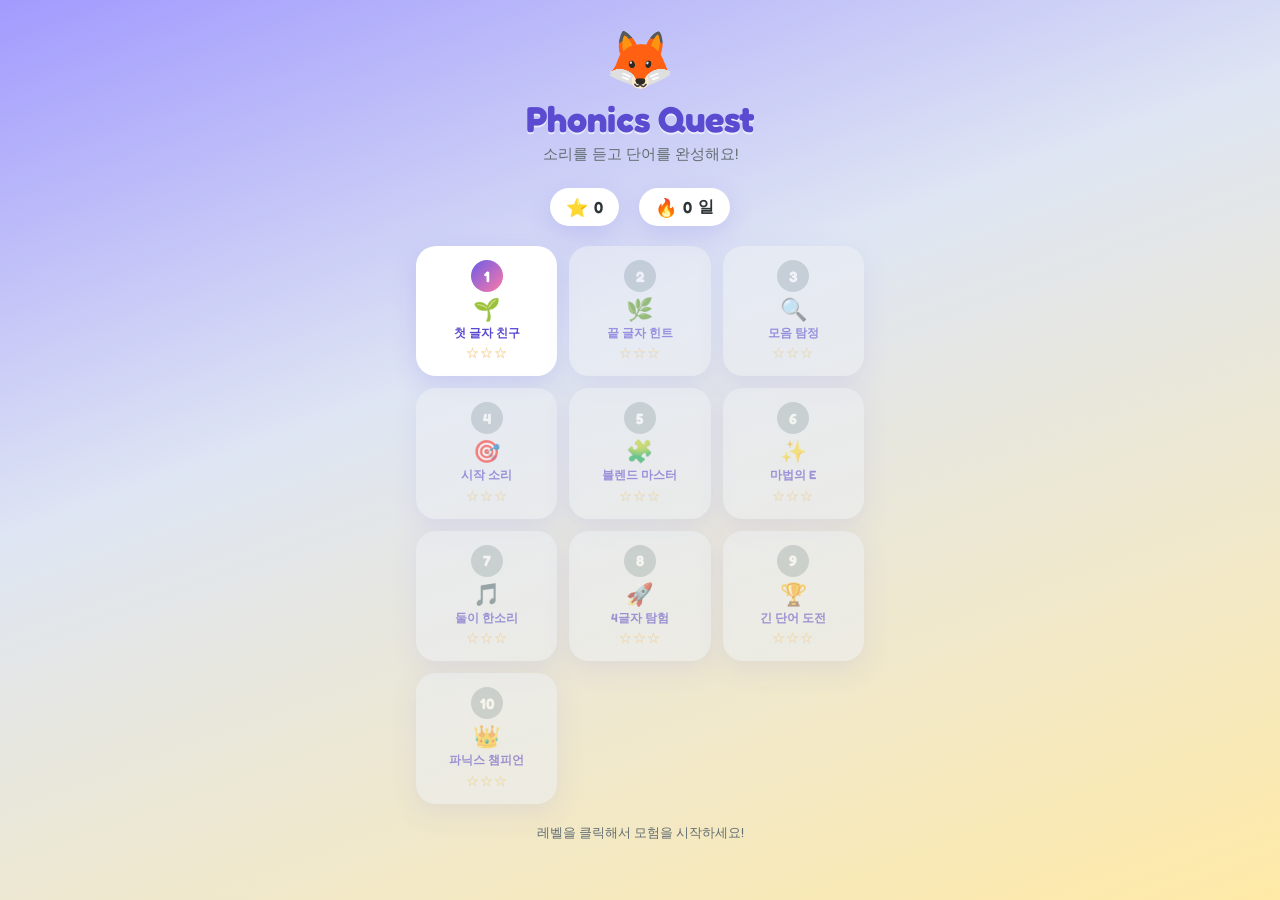
<file: elementary-phonics-quiz/index.html>
<!doctype html>
<html lang="ko">
  <head>
    <meta charset="utf-8" />
    <meta
      name="viewport"
      content="width=device-width, initial-scale=1, viewport-fit=cover, user-scalable=no"
    />
    <meta name="theme-color" content="#6c5ce7" />
    <meta name="apple-mobile-web-app-capable" content="yes" />
    <meta name="mobile-web-app-capable" content="yes" />
    <title>Phonics Quest — 소리 맞추기 모험</title>
    <link rel="preconnect" href="https://fonts.googleapis.com" />
    <link rel="preconnect" href="https://fonts.gstatic.com" crossorigin />
    <link
      href="https://fonts.googleapis.com/css2?family=Fredoka:wght@400;500;600;700&display=swap"
      rel="stylesheet"
    />
    <link rel="stylesheet" href="style.css" />
  </head>
  <body>
    <div id="app">
      <!-- ===== 홈 / 레벨 맵 ===== -->
      <section id="screen-home" class="screen active">
        <header class="home-header">
          <div class="mascot" aria-hidden="true">🦊</div>
          <h1 class="app-title">Phonics Quest</h1>
          <p class="app-sub">소리를 듣고 단어를 완성해요!</p>
        </header>

        <div class="stats-bar">
          <div class="stat">
            <span class="stat-icon">⭐</span>
            <span id="total-stars">0</span>
          </div>
          <div class="stat">
            <span class="stat-icon">🔥</span>
            <span id="streak">0</span>일
          </div>
        </div>

        <div id="level-map" class="level-map" role="list"></div>

        <p class="home-tip">레벨을 클릭해서 모험을 시작하세요!</p>
      </section>

      <!-- ===== 퀴즈 화면 ===== -->
      <section id="screen-quiz" class="screen">
        <header class="quiz-header">
          <button id="btn-back" class="btn-icon" aria-label="돌아가기">←</button>
          <div class="quiz-progress">
            <span id="level-label">Level 1</span>
            <div class="progress-dots" id="progress-dots"></div>
          </div>
          <div class="quiz-score">
            <span id="quiz-score">0</span>⭐
          </div>
        </header>

        <div class="quiz-body">
          <div class="hint-card">
            <div id="word-emoji" class="word-emoji">🐕</div>
            <p id="level-hint" class="level-hint">첫 글자를 들었어요!</p>
            <button id="btn-sound" class="btn-sound" aria-label="소리 듣기">
              <span class="sound-icon">🔊</span>
              <span>다시 들어보기</span>
            </button>
          </div>

          <div id="word-display" class="word-display" aria-live="polite"></div>

          <div id="letter-bank" class="letter-bank"></div>

          <div class="quiz-actions">
            <button id="btn-clear" class="btn-secondary">지우기</button>
            <button id="btn-check" class="btn-primary" disabled>확인!</button>
          </div>

          <div id="feedback" class="feedback hidden" aria-live="assertive"></div>
        </div>
      </section>

      <!-- ===== 레벨 완료 ===== -->
      <section id="screen-result" class="screen">
        <div class="result-card">
          <div id="result-emoji" class="result-emoji">🎉</div>
          <h2 id="result-title">레벨 클리어!</h2>
          <div id="result-stars" class="result-stars"></div>
          <p id="result-message" class="result-message"></p>
          <div class="result-actions">
            <button id="btn-retry" class="btn-secondary">다시 하기</button>
            <button id="btn-next" class="btn-primary">다음 레벨 →</button>
            <button id="btn-home" class="btn-secondary">맵으로</button>
          </div>
        </div>
      </section>
    </div>

    <canvas id="confetti" aria-hidden="true"></canvas>
    <script src="app.js"></script>
  </body>
</html>
</file>
<file: elementary-phonics-quiz/style.css>
:root {
  --purple: #6c5ce7;
  --purple-dark: #5a4bd1;
  --pink: #fd79a8;
  --yellow: #fdcb6e;
  --green: #00b894;
  --blue: #74b9ff;
  --orange: #e17055;
  --bg: #dfe6f3;
  --bg-warm: #fff8f0;
  --text: #2d3436;
  --text-soft: #636e72;
  --white: #ffffff;
  --shadow: 0 8px 24px rgba(108, 92, 231, 0.18);
  --radius: 20px;
}

* {
  box-sizing: border-box;
  -webkit-tap-highlight-color: transparent;
}

html,
body {
  margin: 0;
  padding: 0;
  width: 100%;
  min-height: 100%;
  font-family: "Fredoka", "Apple SD Gothic Neo", "Malgun Gothic", sans-serif;
  background: linear-gradient(160deg, #a29bfe 0%, #dfe6f3 40%, #ffeaa7 100%);
  color: var(--text);
  overscroll-behavior: none;
}

body {
  min-height: 100dvh;
}

#app {
  max-width: 480px;
  margin: 0 auto;
  min-height: 100dvh;
  padding: max(env(safe-area-inset-top), 12px) 16px max(env(safe-area-inset-bottom), 16px);
}

/* ===== Screens ===== */
.screen {
  display: none;
  animation: fadeIn 0.35s ease;
}

.screen.active {
  display: block;
}

@keyframes fadeIn {
  from {
    opacity: 0;
    transform: translateY(8px);
  }
  to {
    opacity: 1;
    transform: none;
  }
}

/* ===== Home ===== */
.home-header {
  text-align: center;
  padding: 12px 0 8px;
}

.mascot {
  font-size: 56px;
  animation: bounce 2s ease-in-out infinite;
}

@keyframes bounce {
  0%,
  100% {
    transform: translateY(0);
  }
  50% {
    transform: translateY(-8px);
  }
}

.app-title {
  margin: 4px 0 0;
  font-size: clamp(28px, 8vw, 36px);
  font-weight: 700;
  color: var(--purple-dark);
  text-shadow: 0 2px 0 rgba(255, 255, 255, 0.6);
}

.app-sub {
  margin: 4px 0 0;
  color: var(--text-soft);
  font-size: 15px;
}

.stats-bar {
  display: flex;
  justify-content: center;
  gap: 20px;
  margin: 16px 0 20px;
}

.stat {
  display: flex;
  align-items: center;
  gap: 6px;
  background: var(--white);
  padding: 8px 16px;
  border-radius: 999px;
  font-weight: 600;
  font-size: 16px;
  box-shadow: var(--shadow);
}

.stat-icon {
  font-size: 18px;
}

.level-map {
  display: grid;
  grid-template-columns: repeat(2, 1fr);
  gap: 12px;
  padding-bottom: 12px;
}

.level-node {
  display: flex;
  flex-direction: column;
  align-items: center;
  gap: 4px;
  padding: 14px 10px;
  border: none;
  border-radius: var(--radius);
  background: var(--white);
  box-shadow: var(--shadow);
  cursor: pointer;
  transition: transform 0.15s ease, box-shadow 0.15s ease;
  font-family: inherit;
  color: var(--text);
}

.level-node:not(.locked):hover,
.level-node:not(.locked):active {
  transform: scale(1.03);
  box-shadow: 0 12px 28px rgba(108, 92, 231, 0.28);
}

.level-node.locked {
  opacity: 0.55;
  cursor: not-allowed;
  background: #eceff4;
}

.level-num {
  width: 32px;
  height: 32px;
  display: flex;
  align-items: center;
  justify-content: center;
  border-radius: 50%;
  background: linear-gradient(135deg, var(--purple), var(--pink));
  color: white;
  font-weight: 700;
  font-size: 15px;
}

.level-node.locked .level-num {
  background: #b2bec3;
}

.level-emoji {
  font-size: 22px;
}

.level-name {
  font-size: 12px;
  font-weight: 600;
  color: var(--purple-dark);
  text-align: center;
  line-height: 1.2;
}

.level-stars {
  font-size: 13px;
  color: var(--yellow);
  letter-spacing: 1px;
  text-shadow: 0 1px 0 rgba(0, 0, 0, 0.1);
}

.home-tip {
  text-align: center;
  font-size: 13px;
  color: var(--text-soft);
  margin: 8px 0 0;
}

/* ===== Quiz ===== */
.quiz-header {
  display: flex;
  align-items: center;
  justify-content: space-between;
  margin-bottom: 16px;
}

.btn-icon {
  width: 44px;
  height: 44px;
  border: none;
  border-radius: 14px;
  background: var(--white);
  font-size: 20px;
  font-weight: 700;
  color: var(--purple);
  box-shadow: var(--shadow);
  cursor: pointer;
  font-family: inherit;
}

.quiz-progress {
  text-align: center;
}

#level-label {
  display: block;
  font-size: 13px;
  font-weight: 600;
  color: var(--purple-dark);
  margin-bottom: 6px;
}

.progress-dots {
  display: flex;
  gap: 6px;
  justify-content: center;
}

.dot {
  width: 10px;
  height: 10px;
  border-radius: 50%;
  background: rgba(108, 92, 231, 0.25);
  transition: background 0.2s, transform 0.2s;
}

.dot.current {
  background: var(--purple);
  transform: scale(1.25);
}

.dot.done {
  background: var(--green);
}

.quiz-score {
  font-weight: 700;
  font-size: 16px;
  color: var(--orange);
  min-width: 44px;
  text-align: right;
}

.quiz-body {
  display: flex;
  flex-direction: column;
  gap: 16px;
}

.hint-card {
  background: var(--white);
  border-radius: var(--radius);
  padding: 20px;
  text-align: center;
  box-shadow: var(--shadow);
}

.word-emoji {
  font-size: 64px;
  line-height: 1;
  margin-bottom: 8px;
}

.level-hint {
  margin: 0 0 14px;
  font-size: 14px;
  color: var(--text-soft);
}

.btn-sound {
  display: inline-flex;
  align-items: center;
  gap: 8px;
  padding: 12px 22px;
  border: none;
  border-radius: 999px;
  background: linear-gradient(135deg, var(--blue), var(--purple));
  color: white;
  font-family: inherit;
  font-size: 15px;
  font-weight: 600;
  cursor: pointer;
  box-shadow: 0 6px 16px rgba(108, 92, 231, 0.35);
  transition: transform 0.12s ease;
}

.btn-sound:active {
  transform: scale(0.96);
}

.sound-icon {
  font-size: 20px;
}

.word-display {
  display: flex;
  justify-content: center;
  flex-wrap: wrap;
  gap: 8px;
  padding: 8px 0;
}

.letter-slot {
  width: 52px;
  height: 60px;
  display: flex;
  align-items: center;
  justify-content: center;
  border-radius: 14px;
  font-size: 28px;
  font-weight: 700;
  transition: transform 0.15s ease, background 0.15s ease;
}

.letter-slot.revealed {
  background: linear-gradient(135deg, #dfe6e9, #f5f6fa);
  color: var(--purple-dark);
  border: 2px solid rgba(108, 92, 231, 0.2);
}

.letter-slot.blank {
  background: var(--white);
  border: 3px dashed var(--purple);
  color: var(--purple);
  cursor: pointer;
}

.letter-slot.blank.filled {
  background: linear-gradient(135deg, var(--yellow), #ffeaa7);
  border-style: solid;
  border-color: var(--orange);
  color: var(--text);
  animation: popIn 0.25s ease;
}

@keyframes popIn {
  0% {
    transform: scale(0.7);
  }
  70% {
    transform: scale(1.08);
  }
  100% {
    transform: scale(1);
  }
}

.letter-bank {
  display: flex;
  flex-wrap: wrap;
  justify-content: center;
  gap: 10px;
  padding: 8px 0;
}

.letter-tile {
  width: 52px;
  height: 52px;
  border: none;
  border-radius: 14px;
  background: linear-gradient(145deg, var(--purple), var(--pink));
  color: white;
  font-family: inherit;
  font-size: 24px;
  font-weight: 700;
  cursor: pointer;
  box-shadow: 0 4px 12px rgba(108, 92, 231, 0.35);
  transition: transform 0.12s ease, opacity 0.2s;
}

.letter-tile:active:not(:disabled) {
  transform: scale(0.92);
}

.letter-tile.used {
  opacity: 0.25;
  transform: scale(0.9);
  cursor: default;
}

.quiz-actions {
  display: flex;
  gap: 12px;
  justify-content: center;
  padding-top: 4px;
}

.btn-primary,
.btn-secondary {
  padding: 14px 28px;
  border: none;
  border-radius: 999px;
  font-family: inherit;
  font-size: 16px;
  font-weight: 700;
  cursor: pointer;
  transition: transform 0.12s ease, opacity 0.2s;
}

.btn-primary {
  background: linear-gradient(135deg, var(--green), #55efc4);
  color: white;
  box-shadow: 0 6px 16px rgba(0, 184, 148, 0.35);
  min-width: 120px;
}

.btn-primary:disabled {
  opacity: 0.45;
  cursor: not-allowed;
  transform: none;
}

.btn-secondary {
  background: var(--white);
  color: var(--text-soft);
  box-shadow: var(--shadow);
}

.btn-primary:active:not(:disabled),
.btn-secondary:active {
  transform: scale(0.96);
}

.feedback {
  text-align: center;
  padding: 12px 16px;
  border-radius: 14px;
  font-size: 16px;
  font-weight: 600;
  animation: fadeIn 0.3s ease;
}

.feedback.ok {
  background: rgba(0, 184, 148, 0.15);
  color: #00856f;
}

.feedback.no {
  background: rgba(225, 112, 85, 0.15);
  color: #c0392b;
}

.feedback.hidden {
  display: none;
}

/* ===== Result ===== */
#screen-result {
  display: none;
  align-items: center;
  justify-content: center;
  min-height: calc(100dvh - 40px);
}

#screen-result.active {
  display: flex;
}

.result-card {
  background: var(--white);
  border-radius: 24px;
  padding: 32px 24px;
  text-align: center;
  box-shadow: var(--shadow);
  width: 100%;
  max-width: 360px;
  animation: fadeIn 0.4s ease;
}

.result-emoji {
  font-size: 72px;
  margin-bottom: 8px;
}

#result-title {
  margin: 0 0 12px;
  font-size: 26px;
  color: var(--purple-dark);
}

.result-stars {
  font-size: 36px;
  color: var(--yellow);
  letter-spacing: 4px;
  margin-bottom: 12px;
  text-shadow: 0 2px 4px rgba(0, 0, 0, 0.1);
}

.result-message {
  margin: 0 0 24px;
  color: var(--text-soft);
  font-size: 15px;
  line-height: 1.5;
}

.result-actions {
  display: flex;
  flex-direction: column;
  gap: 10px;
}

.result-actions .btn-primary,
.result-actions .btn-secondary {
  width: 100%;
  justify-content: center;
}

/* ===== Confetti canvas ===== */
#confetti {
  position: fixed;
  inset: 0;
  pointer-events: none;
  z-index: 100;
}

/* ===== Responsive ===== */
@media (min-width: 520px) {
  .level-map {
    grid-template-columns: repeat(3, 1fr);
  }
}

@media (max-width: 360px) {
  .letter-slot,
  .letter-tile {
    width: 44px;
    height: 50px;
    font-size: 22px;
  }

  .letter-tile {
    height: 44px;
  }
}
</file>
